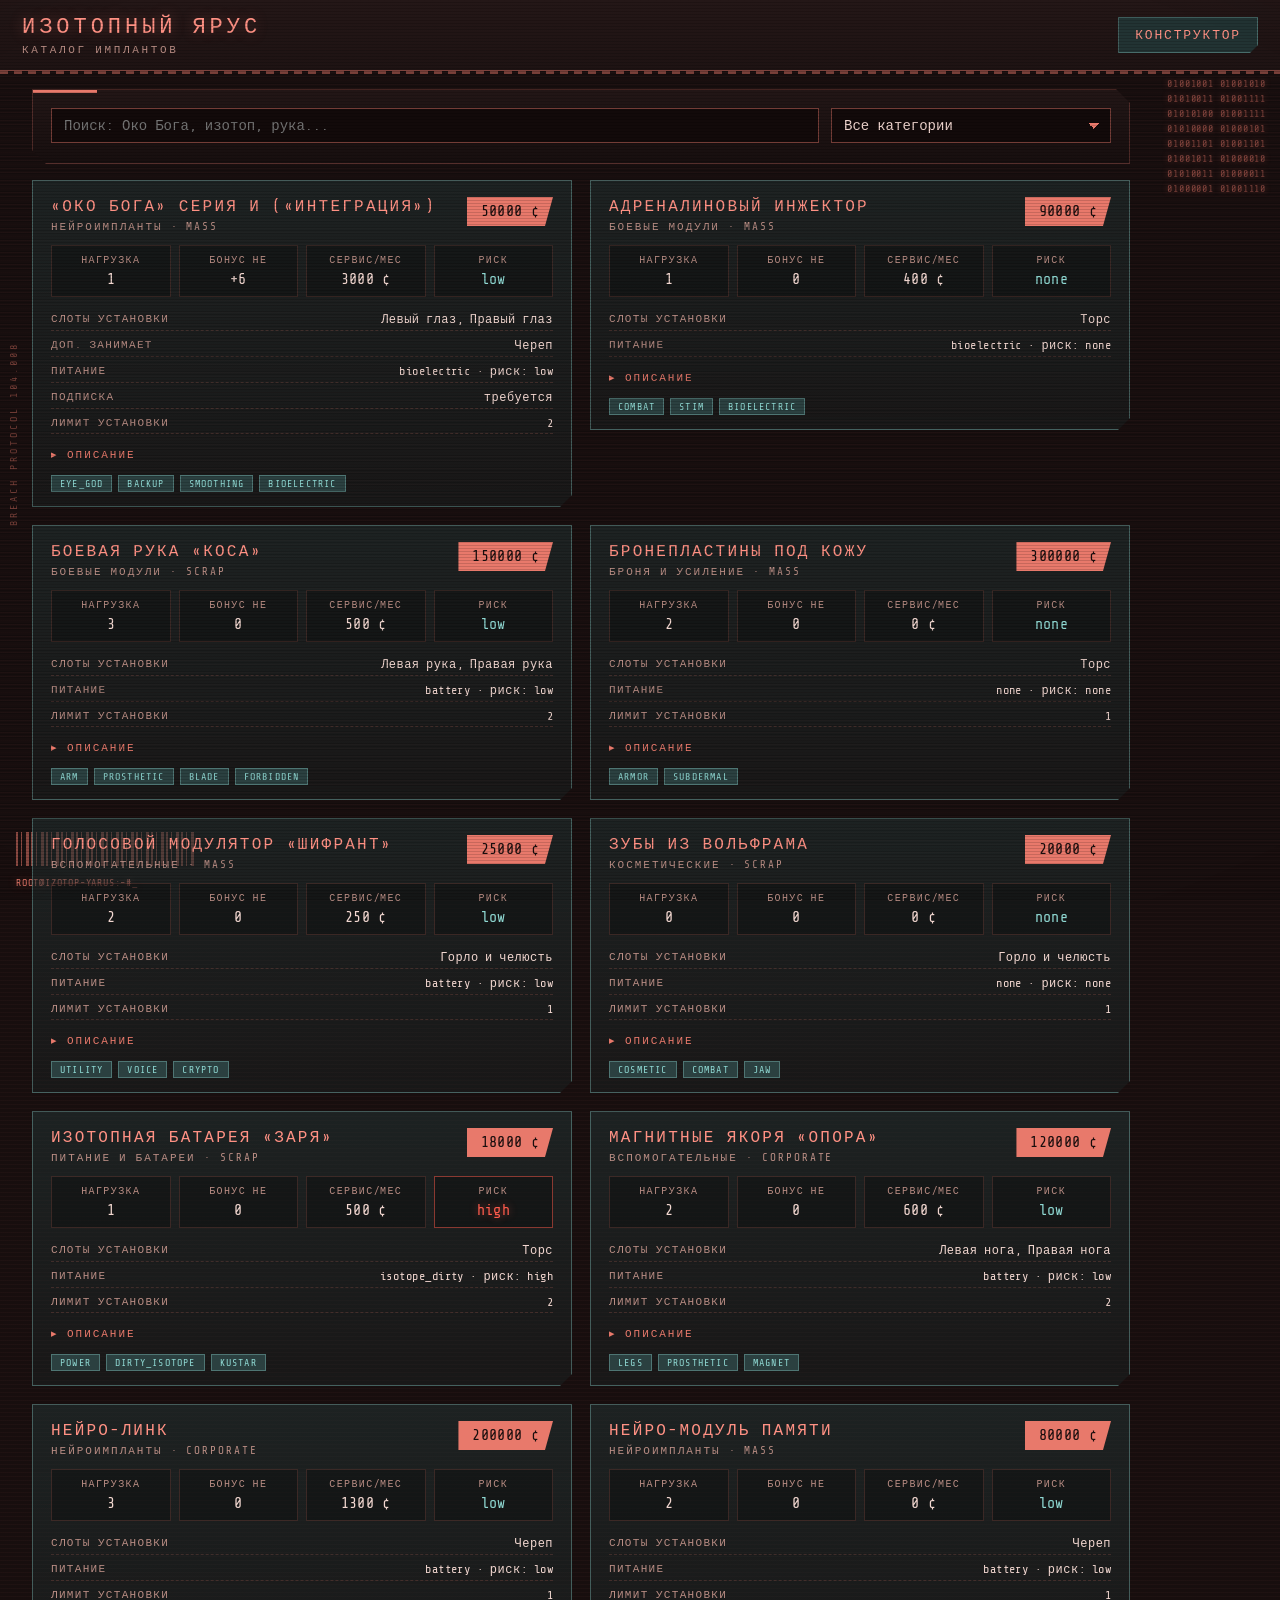
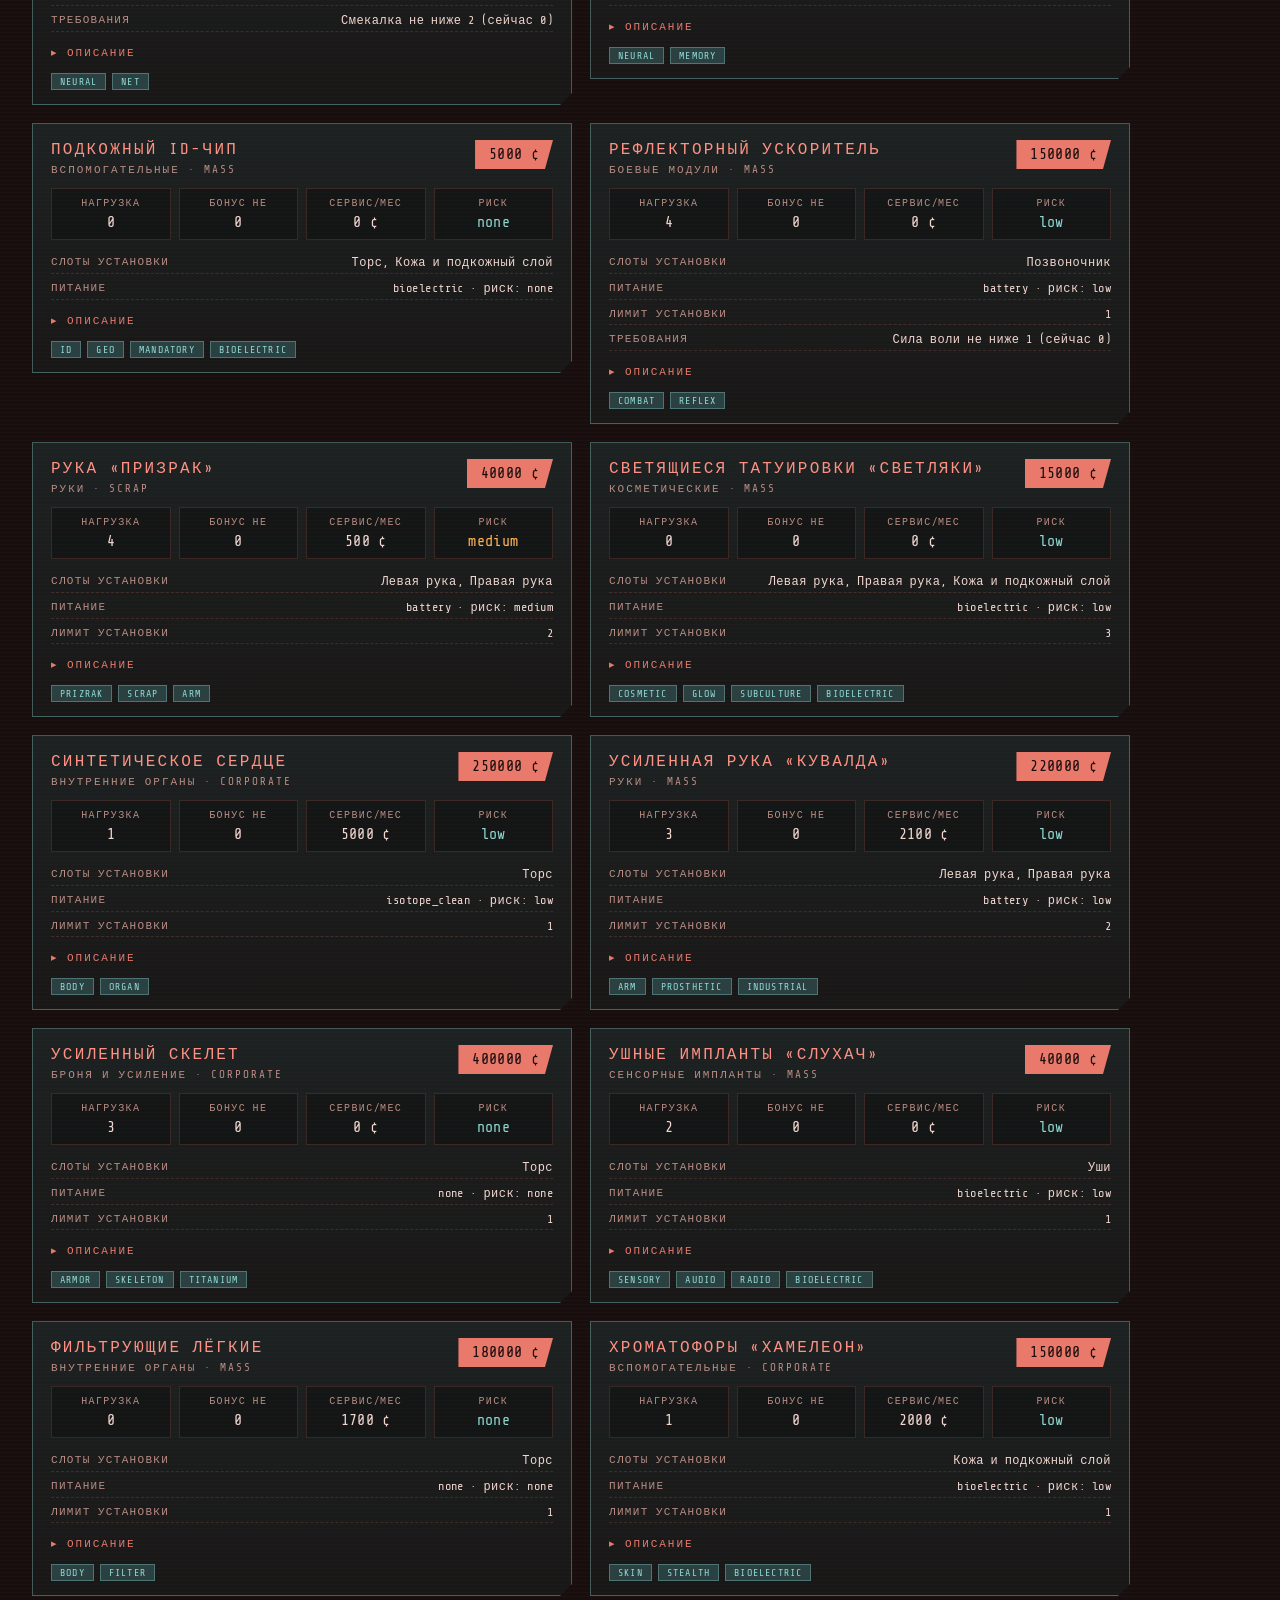
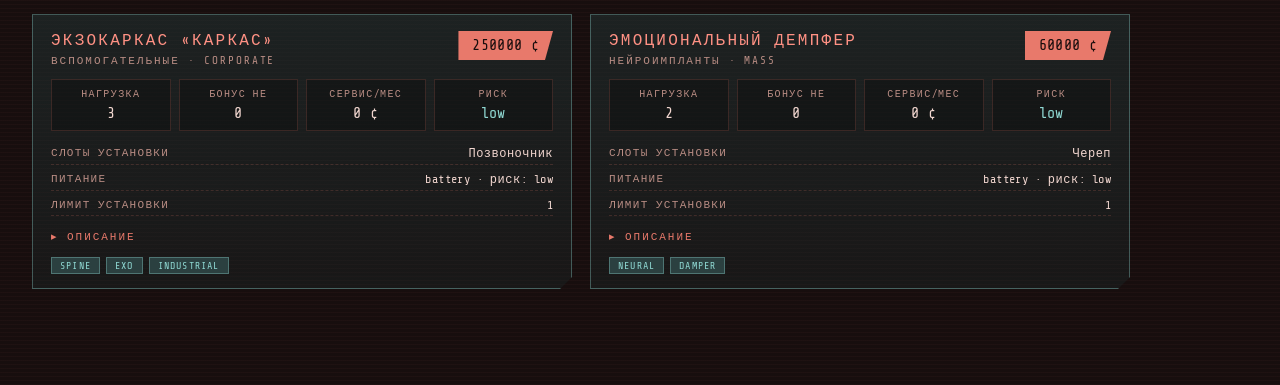
<file: catalog.html>
<!DOCTYPE html>
<html lang="ru">
<head>
  <meta charset="UTF-8" />
  <meta name="viewport" content="width=device-width, initial-scale=1.0" />
  <title>Изотопный Ярус · Каталог имплантов</title>
  <link rel="stylesheet" href="css/style.css" />
  <link rel="preconnect" href="https://fonts.googleapis.com" />
  <link
          href="https://fonts.googleapis.com/css2?family=Share+Tech+Mono&display=swap"
          rel="stylesheet"
  />
  <link rel="icon" type="image/svg+xml" href="favicon.svg" sizes="any">
</head>
<body>
<header>
  <div>
    <h1>Изотопный Ярус</h1>
    <p>Каталог имплантов</p>
  </div>
  <nav>
    <a href="index.html">Конструктор</a>
  </nav>
</header>

<main class="catalog-main">
  <div class="panel filters">
    <input id="catalog-search" type="text" placeholder="Поиск: Око Бога, изотоп, рука..." />
    <select id="catalog-category"></select>
  </div>

  <div id="catalog-list" class="catalog-grid"></div>
</main>

<div class="hud-decor" aria-hidden="true">
  <div class="hud-binary">01001001 01001010
    01010011 01001111
    01010100 01001111
    01010000 01000101
    01001101 01001101
    01001011 01000010
    01010011 01000011
    01000001 01001110</div>

  <div class="hud-vertical">BREACH PROTOCOL 104.008</div>

  <div class="hud-barcode"></div>
  <div class="hud-terminal">ROOT@IZOTOP-YARUS:~#</div>
</div>

<script src="vendor/js-yaml.min.js"></script>
<script src="js/app.js"></script>
</body>
</html>
</file>
<file: css/style.css>
/* =========================================================
   ИЗОТОПНЫЙ ЯРУС — HUD-стиль (коралловый терминал)
   ========================================================= */

:root {
    --bg: #170e0e;
    --bg-deep: #120a0a;
    --panel: #1e1313;
    --panel-2: #241717;
    --teal: #223333;
    --teal-2: #2b4040;
    --teal-line: rgba(143, 216, 210, 0.35);
    --teal-text: #8fd8d2;
    --accent: #e8796b;
    --accent-bright: #ff9184;
    --accent-dim: rgba(232, 121, 107, 0.45);
    --accent-faint: rgba(232, 121, 107, 0.16);
    --ink: #180d0d;
    --text: #f2d7d0;
    --muted: #b98d84;
    --danger: #ff5c4d;
    --warning: #ffb454;
    --ok: #8fd8d2;
    --mono: "Share Tech Mono", "JetBrains Mono", Consolas, "Courier New", monospace;
    --cut: 14px;
}

* {
    box-sizing: border-box;
}

[hidden] {
    display: none !important;
}

body {
    margin: 0;
    min-height: 100vh;
    font-family: var(--mono);
    color: var(--text);
    letter-spacing: 0.02em;
    background:
            repeating-linear-gradient(0deg, rgba(232, 121, 107, 0.035) 0 1px, transparent 1px 4px),
            radial-gradient(1100px 520px at 75% -10%, rgba(232, 121, 107, 0.09), transparent 60%),
            var(--bg);
}

/* Сканлайны + виньетка поверх всего */
body::after {
    content: "";
    position: fixed;
    inset: 0;
    pointer-events: none;
    z-index: 60;
    background:
            repeating-linear-gradient(0deg, rgba(0, 0, 0, 0.14) 0 1px, transparent 1px 3px),
            radial-gradient(120% 95% at 50% 50%, transparent 62%, rgba(0, 0, 0, 0.42));
}

/* ========================= HEADER ========================= */

header {
    position: relative;
    display: flex;
    justify-content: space-between;
    align-items: center;
    gap: 16px;
    padding: 14px 22px;
    background: linear-gradient(180deg, var(--panel-2), var(--panel));
    border-bottom: 1px solid var(--accent-dim);
}

header::after {
    content: "";
    position: absolute;
    left: 0;
    right: 0;
    bottom: -4px;
    height: 3px;
    background: repeating-linear-gradient(90deg, var(--accent-dim) 0 8px, transparent 8px 14px);
}

header h1 {
    margin: 0;
    font-size: 22px;
    font-weight: 400;
    text-transform: uppercase;
    letter-spacing: 0.18em;
    color: var(--accent-bright);
    text-shadow: 0 0 14px rgba(232, 121, 107, 0.35);
}

header p {
    margin: 3px 0 0;
    font-size: 11px;
    text-transform: uppercase;
    letter-spacing: 0.24em;
    color: var(--muted);
}

nav a {
    display: inline-block;
    padding: 9px 16px;
    font-size: 13px;
    text-decoration: none;
    text-transform: uppercase;
    letter-spacing: 0.14em;
    color: var(--accent-bright);
    background: var(--teal);
    border: 1px solid var(--teal-line);
    clip-path: polygon(0 0, 100% 0, 100% calc(100% - 8px), calc(100% - 8px) 100%, 0 100%);
    transition: 0.15s;
}

nav a:hover {
    background: var(--accent);
    color: var(--ink);
}

/* ========================= LAYOUT ========================= */

.layout {
    display: grid;
    grid-template-columns: 440px 1fr;
    gap: 16px;
    padding: 18px;
}

.catalog-main {
    padding: 18px;
}

/* ========================= PANELS ========================= */

.panel {
    position: relative;
    margin-bottom: 16px;
    padding: 18px 18px 20px;
    background: linear-gradient(180deg, rgba(36, 23, 23, 0.92), rgba(24, 15, 15, 0.92));
    border: 1px solid rgba(232, 121, 107, 0.25);
    clip-path: polygon(
            0 0,
            calc(100% - var(--cut)) 0,
            100% var(--cut),
            100% 100%,
            var(--cut) 100%,
            0 calc(100% - var(--cut))
    );
}

.panel::before {
    content: "";
    position: absolute;
    top: 0;
    left: 0;
    width: 64px;
    height: 3px;
    background: var(--accent);
}

.panel h2 {
    display: inline-block;
    margin: 0 0 14px;
    padding: 6px 18px 6px 12px;
    font-size: 14px;
    font-weight: 400;
    text-transform: uppercase;
    letter-spacing: 0.2em;
    color: var(--ink);
    background: var(--accent);
    clip-path: polygon(0 0, 100% 0, calc(100% - 10px) 100%, 0 100%);
}

.panel h3 {
    margin: 18px 0 8px;
    padding-left: 8px;
    font-size: 13px;
    font-weight: 400;
    text-transform: uppercase;
    letter-spacing: 0.16em;
    color: var(--accent-bright);
    border-left: 3px solid var(--accent);
}

/* ========================= FORMS ========================= */

label {
    display: block;
    margin: 10px 0 4px;
    font-size: 11px;
    text-transform: uppercase;
    letter-spacing: 0.18em;
    color: var(--muted);
}

input,
select,
textarea {
    width: 100%;
    padding: 9px 12px;
    font-family: var(--mono);
    font-size: 14px;
    color: var(--text);
    background: var(--bg-deep);
    border: 1px solid var(--accent-dim);
    border-radius: 0;
    outline: none;
    caret-color: var(--accent);
}

input:focus,
select:focus,
textarea:focus {
    border-color: var(--accent-bright);
    box-shadow: 0 0 0 1px var(--accent-faint), 0 0 12px rgba(232, 121, 107, 0.25);
}

select {
    appearance: none;
    background-image:
            linear-gradient(45deg, transparent 50%, var(--accent) 50%),
            linear-gradient(135deg, var(--accent) 50%, transparent 50%);
    background-position: calc(100% - 16px) 50%, calc(100% - 10px) 50%;
    background-size: 6px 6px;
    background-repeat: no-repeat;
}

.grid-fields {
    display: grid;
    grid-template-columns: 1fr 1fr;
    gap: 12px;
}

/* ========================= BUTTONS ========================= */

.action {
    padding: 9px 18px;
    font-family: var(--mono);
    font-size: 13px;
    text-transform: uppercase;
    letter-spacing: 0.14em;
    color: var(--accent-bright);
    background: var(--teal-2);
    border: 1px solid var(--teal-line);
    clip-path: polygon(0 0, 100% 0, 100% calc(100% - 9px), calc(100% - 9px) 100%, 0 100%);
    cursor: pointer;
    transition: 0.15s;
}

.action:hover:not(:disabled) {
    background: var(--accent);
    border-color: var(--accent);
    color: var(--ink);
}

.action:disabled {
    opacity: 0.4;
    cursor: not-allowed;
}

.actions {
    display: flex;
    flex-wrap: wrap;
    gap: 10px;
    margin: 10px 0;
}

.slot-buttons {
    margin-top: 12px;
}

.slot-button {
    margin: 4px 6px 0 0;
    padding: 6px 10px;
    font-family: var(--mono);
    font-size: 12px;
    text-transform: uppercase;
    letter-spacing: 0.1em;
    color: var(--accent-bright);
    background: var(--teal);
    border: 1px solid var(--teal-line);
    clip-path: polygon(0 0, 100% 0, 100% calc(100% - 7px), calc(100% - 7px) 100%, 0 100%);
    cursor: pointer;
    transition: 0.15s;
}

.slot-button:hover,
.slot-button.active {
    background: var(--accent);
    color: var(--ink);
}

/* ========================= BODY SVG ========================= */

#body-svg {
    width: 100%;
    height: auto;
    display: block;
    background:
            repeating-linear-gradient(0deg, rgba(232, 121, 107, 0.05) 0 1px, transparent 1px 26px),
            repeating-linear-gradient(90deg, rgba(232, 121, 107, 0.05) 0 1px, transparent 1px 26px),
            var(--bg-deep);
    border: 1px solid rgba(232, 121, 107, 0.22);
}

.svg-frame {
    fill: none;
    stroke: rgba(232, 121, 107, 0.25);
    stroke-dasharray: 4 6;
}

.body-base,
.decor-grid,
.decor-circuits {
    pointer-events: none;
}

.decor-grid path {
    stroke: rgba(232, 121, 107, 0.07);
    stroke-width: 1;
    stroke-dasharray: 2 8;
}

.decor-circuits path {
    fill: none;
    stroke: rgba(232, 121, 107, 0.16);
    stroke-width: 2;
    stroke-linecap: round;
    stroke-dasharray: 6 10;
}

.slot-zone {
    fill: rgba(232, 121, 107, 0.07);
    stroke: var(--accent-dim);
    stroke-width: 1.6;
    cursor: pointer;
    transition: 0.15s;
}

.slot-zone:hover {
    fill: rgba(232, 121, 107, 0.2);
    stroke: var(--accent-bright);
    filter: drop-shadow(0 0 8px rgba(232, 121, 107, 0.5));
}

.slot-zone.occupied {
    fill: rgba(143, 216, 210, 0.16);
    stroke: var(--teal-text);
}

.slot-zone.selected {
    fill: rgba(232, 121, 107, 0.16);
    stroke: var(--accent-bright);
    stroke-width: 2.6;
    filter: drop-shadow(0 0 10px rgba(255, 145, 132, 0.55));
}

/* ========================= CARDS / LISTS ========================= */

.implant-option,
.installed-item,
.catalog-card {
    position: relative;
    margin: 10px 0;
    padding: 12px 14px;
    background: rgba(34, 51, 51, 0.45);
    border: 1px solid var(--teal-line);
    clip-path: polygon(0 0, 100% 0, 100% calc(100% - 10px), calc(100% - 10px) 100%, 0 100%);
}

.implant-option.disabled {
    opacity: 0.5;
}

.implant-option .top,
.installed-item .top {
    display: flex;
    justify-content: space-between;
    align-items: flex-start;
    gap: 12px;
}

.implant-option .name,
.installed-item .name,
.catalog-card h3 {
    margin: 0 0 6px;
    font-size: 14px;
    font-weight: 400;
    text-transform: uppercase;
    letter-spacing: 0.12em;
    color: var(--accent-bright);
}

.meta {
    font-size: 12px;
    line-height: 1.55;
    letter-spacing: 0.05em;
    color: var(--muted);
}

.badges {
    display: flex;
    flex-wrap: wrap;
    gap: 6px;
    margin: 8px 0;
}

.badge {
    padding: 2px 8px;
    font-size: 11px;
    text-transform: uppercase;
    letter-spacing: 0.12em;
    color: var(--teal-text);
    background: var(--teal-2);
    border: 1px solid var(--teal-line);
    clip-path: polygon(0 0, 100% 0, calc(100% - 6px) 100%, 0 100%);
}

.description p {
    margin: 6px 0;
}

.description code {
    padding: 0 5px;
    color: var(--teal-text);
    background: var(--teal);
}

/* ========================= HUD READOUT ========================= */

.hud-readout {
    display: flex;
    flex-direction: column;
    gap: 6px;
}

.readout-row {
    display: flex;
    justify-content: space-between;
    gap: 12px;
    padding-bottom: 4px;
    font-size: 13px;
    text-transform: uppercase;
    letter-spacing: 0.12em;
    color: var(--muted);
    border-bottom: 1px dashed rgba(232, 121, 107, 0.25);
}

.readout-row b {
    font-weight: 400;
    color: var(--text);
}

.readout-row b.danger {
    color: var(--danger);
    text-shadow: 0 0 8px rgba(255, 92, 77, 0.5);
}

.bar {
    position: relative;
    height: 14px;
    margin: 6px 0 10px;
    background: var(--bg-deep);
    border: 1px solid var(--accent-dim);
}

.bar-fill {
    height: 100%;
    background: linear-gradient(90deg, var(--accent), var(--accent-bright));
    box-shadow: 0 0 12px rgba(232, 121, 107, 0.4);
}

.bar-fill.over {
    background: linear-gradient(90deg, var(--danger), #ff8d7e);
}

.bar::after {
    content: "";
    position: absolute;
    inset: 0;
    pointer-events: none;
    background: repeating-linear-gradient(90deg, transparent 0 6px, rgba(0, 0, 0, 0.55) 6px 7px);
}

/* ========================= WARNINGS ========================= */

.warning-item {
    position: relative;
    margin: 8px 0;
    padding: 9px 12px 9px 34px;
    font-size: 13px;
    letter-spacing: 0.06em;
    background: rgba(34, 51, 51, 0.35);
    border: 1px solid var(--accent-dim);
    clip-path: polygon(0 0, 100% 0, 100% calc(100% - 8px), calc(100% - 8px) 100%, 0 100%);
}

.warning-item::before {
    content: "⚠";
    position: absolute;
    left: 10px;
    top: 8px;
    color: var(--accent);
}

.warning-item.info {
    border-color: var(--teal-line);
    color: var(--teal-text);
}

.warning-item.info::before {
    content: "›";
    color: var(--teal-text);
}

.warning-item.warning {
    border-color: var(--warning);
    color: var(--warning);
}

.warning-item.warning::before {
    color: var(--warning);
}

.warning-item.error {
    border-color: var(--danger);
    color: var(--danger);
}

.warning-item.error::before {
    color: var(--danger);
}

.warning-item.block {
    background: var(--accent);
    border-color: var(--accent);
    color: var(--ink);
}

.warning-item.block::before {
    color: var(--ink);
}

/* ========================= CATALOG ========================= */

.filters {
    display: grid;
    grid-template-columns: 1fr 280px;
    gap: 12px;
}

.catalog-grid {
    display: grid;
    grid-template-columns: repeat(auto-fill, minmax(320px, 1fr));
    gap: 16px;
}

/* ========================= DECOR OVERLAY ========================= */

.hud-decor {
    position: fixed;
    inset: 0;
    pointer-events: none;
    z-index: 0;               /* было 50 — теперь декор ПОД панелями */
    font-size: 10px;
    letter-spacing: 0.08em;
    color: rgba(232, 121, 107, 0.5);
}

header,
main,
.fatal {
    position: relative;
    z-index: 1;               /* контент рисуется поверх декора */
}

.hud-binary {
    position: absolute;
    top: 76px;
    right: 14px;
    white-space: pre;
    text-align: right;
    line-height: 1.5;
    text-shadow: 0 0 6px rgba(232, 121, 107, 0.35);
}

.hud-vertical {
    position: absolute;
    left: 8px;
    top: 38%;
    writing-mode: vertical-rl;
    transform: rotate(180deg);
    letter-spacing: 0.3em;
    color: rgba(232, 121, 107, 0.45);
}

.hud-barcode {
    position: absolute;
    left: 16px;
    bottom: 34px;
    width: 180px;
    height: 34px;
    opacity: 0.55;
    background: repeating-linear-gradient(
            90deg,
            var(--accent) 0 2px,
            transparent 2px 5px,
            var(--accent) 5px 6px,
            transparent 6px 10px,
            var(--accent) 10px 13px,
            transparent 13px 15px
    );
}

.hud-terminal {
    position: absolute;
    left: 16px;
    bottom: 12px;
    color: var(--accent);
    text-shadow: 0 0 8px rgba(232, 121, 107, 0.4);
}

.hud-terminal::after {
    content: "_";
    animation: blink 1s steps(1) infinite;
}

@keyframes blink {
    50% {
        opacity: 0;
    }
}

/* ========================= MISC ========================= */

.hint {
    font-size: 12px;
    color: var(--muted);
}

.fatal {
    padding: 24px;
    white-space: pre-wrap;
    color: var(--danger);
}

@media (max-width: 1100px) {
    .hud-decor {
        display: none;
    }
}

@media (max-width: 1050px) {
    .layout {
        grid-template-columns: 1fr;
    }

    .filters {
        grid-template-columns: 1fr;
    }
}

@media (min-width: 1280px) {
    .layout,
    .catalog-main {
        padding: 18px 150px 96px 32px;
        /* справа — колонка под бинарный код,
           снизу — полоса под штрих-код и ROOT@...,
           слева — узкая полоса под вертикальную надпись */
    }
}

/* ========================= GATE (вход через файл) ========================= */

.gate {
    position: relative;
    z-index: 1;
    display: flex;
    align-items: center;
    justify-content: center;
    min-height: calc(100vh - 140px);
    padding: 18px;
}

.gate-panel {
    width: min(560px, 100%);
}

.gate-panel input[type="file"] {
    padding: 8px;
    cursor: pointer;
}

.gate-panel code,
.hint code {
    padding: 0 5px;
    color: var(--teal-text);
    background: var(--teal);
}

/* ========================= CATALOG v2 ========================= */

.catalog-grid {
    display: grid;
    grid-template-columns: repeat(auto-fill, minmax(min(460px, 100%), 1fr));
    gap: 18px;
    align-items: start;
}

.catalog-card {
    display: flex;
    flex-direction: column;
    gap: 12px;
    margin: 0;
    padding: 16px 18px 14px;
    background: linear-gradient(180deg, rgba(34, 51, 51, 0.55), rgba(28, 42, 42, 0.35));
    border: 1px solid var(--teal-line);
    clip-path: polygon(0 0, 100% 0, 100% calc(100% - 12px), calc(100% - 12px) 100%, 0 100%);
    transition: border-color 0.15s, box-shadow 0.15s;
}

.catalog-card:hover {
    border-color: var(--accent-dim);
    box-shadow: 0 0 18px rgba(232, 121, 107, 0.12);
}

/* Шапка: название + цена */
.card-head {
    display: flex;
    justify-content: space-between;
    align-items: flex-start;
    gap: 12px;
}

.catalog-card h3 {
    margin: 0;
    font-size: 16px;
    letter-spacing: 0.14em;
    text-transform: uppercase;
    color: var(--accent-bright);
}

.card-sub {
    margin-top: 4px;
    font-size: 11px;
    text-transform: uppercase;
    letter-spacing: 0.18em;
    color: var(--muted);
}

.card-cost {
    flex: none;
    padding: 6px 14px;
    font-size: 15px;
    white-space: nowrap;
    color: var(--ink);
    background: var(--accent);
    clip-path: polygon(0 0, 100% 0, calc(100% - 8px) 100%, 0 100%);
}

/* Плитки с ключевыми цифрами */
.card-stats {
    display: grid;
    grid-template-columns: repeat(4, 1fr);
    gap: 8px;
}

.stat {
    padding: 8px 6px;
    text-align: center;
    background: rgba(0, 0, 0, 0.28);
    border: 1px solid rgba(232, 121, 107, 0.18);
}

.stat span {
    display: block;
    margin-bottom: 4px;
    font-size: 10px;
    text-transform: uppercase;
    letter-spacing: 0.14em;
    color: var(--muted);
}

.stat b {
    font-weight: 400;
    font-size: 15px;
    color: var(--text);
}

.stat.risk-low b {
    color: var(--teal-text);
}

.stat.risk-medium b {
    color: var(--warning);
}

.stat.risk-high b {
    color: var(--danger);
    text-shadow: 0 0 8px rgba(255, 92, 77, 0.45);
}

.stat.risk-high {
    border-color: rgba(255, 92, 77, 0.5);
}

/* Пары «метка → значение» */
.card-rows {
    display: flex;
    flex-direction: column;
    gap: 4px;
}

.card-row {
    display: flex;
    justify-content: space-between;
    gap: 12px;
    padding: 3px 0;
    border-bottom: 1px dashed rgba(232, 121, 107, 0.18);
}

.card-row span:first-child {
    flex: none;
    font-size: 11px;
    text-transform: uppercase;
    letter-spacing: 0.12em;
    color: var(--muted);
}

.card-row span:last-child {
    font-size: 12px;
    letter-spacing: 0.04em;
    color: var(--text);
    text-align: right;
}

/* Сворачиваемое описание */
.card-desc summary {
    cursor: pointer;
    padding: 2px 0;
    font-size: 11px;
    text-transform: uppercase;
    letter-spacing: 0.18em;
    color: var(--accent);
    list-style: none;
}

.card-desc summary::before {
    content: "▸ ";
}

.card-desc[open] summary::before {
    content: "▾ ";
}

.card-desc summary::-webkit-details-marker {
    display: none;
}

.card-desc .description {
    margin-top: 8px;
    padding: 10px 12px;
    font-size: 13px;
    line-height: 1.6;
    color: var(--text);
    background: rgba(0, 0, 0, 0.25);
    border-left: 2px solid var(--accent-dim);
}

/* Теги прижаты к низу карточки */
.card-tags {
    display: flex;
    flex-wrap: wrap;
    gap: 6px;
    margin-top: auto;
}

.chip {
    padding: 2px 8px;
    font-size: 10px;
    text-transform: uppercase;
    letter-spacing: 0.12em;
    color: var(--teal-text);
    background: var(--teal-2);
    border: 1px solid var(--teal-line);
}

@media (max-width: 560px) {
    .card-stats {
        grid-template-columns: repeat(2, 1fr);
    }
}

/* ========================= DRAG & DROP ========================= */

.dropzone {
    display: flex;
    flex-direction: column;
    align-items: center;
    gap: 6px;
    margin: 12px 0;
    padding: 26px 16px;
    text-align: center;
    border: 1px dashed var(--accent-dim);
    background: rgba(0, 0, 0, 0.25);
    color: var(--muted);
}

.dropzone-icon {
    font-size: 26px;
    color: var(--accent);
    text-shadow: 0 0 10px rgba(232, 121, 107, 0.4);
}

.dropzone-title {
    margin: 0;
    font-size: 13px;
    text-transform: uppercase;
    letter-spacing: 0.16em;
    color: var(--accent-bright);
}

/* Полноэкранный оверлей во время перетаскивания */
.drop-overlay {
    position: fixed;
    inset: 0;
    z-index: 80;
    display: none;
    align-items: center;
    justify-content: center;
    background: rgba(10, 5, 5, 0.78);
}

.drop-overlay.visible {
    display: flex;
}

.drop-overlay-box {
    padding: 40px 60px;
    text-align: center;
    text-transform: uppercase;
    letter-spacing: 0.18em;
    color: var(--accent-bright);
    background: rgba(24, 15, 15, 0.92);
    border: 2px dashed var(--accent);
    box-shadow: 0 0 40px rgba(232, 121, 107, 0.25);
}

.drop-overlay-box p {
    margin: 10px 0 0;
}

/* ========================= SLOT PANEL v2 ========================= */

.slot-head {
    display: flex;
    justify-content: space-between;
    align-items: center;
    gap: 12px;
    flex-wrap: wrap;
}

.slot-head h2 {
    margin-bottom: 0;
}

.slot-capacity {
    display: flex;
    align-items: center;
    gap: 10px;
}

.slot-capacity b {
    font-weight: 400;
    font-size: 14px;
    color: var(--text);
}

/* Индикатор занятости слота */
.pips {
    display: flex;
    gap: 5px;
}

.pip {
    width: 14px;
    height: 14px;
    background: rgba(0, 0, 0, 0.35);
    border: 1px solid var(--accent-dim);
}

.pip-on {
    background: var(--accent);
    box-shadow: 0 0 8px rgba(232, 121, 107, 0.5);
}

.empty-note {
    padding: 8px 12px;
    border: 1px dashed rgba(232, 121, 107, 0.25);
    background: rgba(0, 0, 0, 0.2);
}

/* Установленные импланты */
.installed-item {
    display: flex;
    flex-direction: column;
    gap: 8px;
}

.installed-head {
    display: flex;
    justify-content: space-between;
    align-items: center;
    gap: 12px;
}

.installed-title {
    display: flex;
    align-items: center;
    gap: 8px;
    flex-wrap: wrap;
}

.installed-title .name {
    margin: 0;
    font-size: 14px;
}

.action-danger {
    border-color: rgba(255, 92, 77, 0.6);
    color: var(--danger);
    background: rgba(255, 92, 77, 0.08);
}

.action-danger:hover:not(:disabled) {
    background: var(--danger);
    border-color: var(--danger);
    color: var(--ink);
}

/* Карточки доступных имплантов */
.implant-option {
    display: flex;
    flex-direction: column;
    gap: 10px;
}

.implant-option .card-title .name {
    font-size: 15px;
    letter-spacing: 0.12em;
    text-transform: uppercase;
    color: var(--accent-bright);
}

/* Недоступный имплант не бледнеет целиком: причина должна читаться */
.implant-option.disabled {
    opacity: 1;
}

.implant-option.disabled .card-head,
.implant-option.disabled .card-stats,
.implant-option.disabled .card-tags {
    opacity: 0.45;
}

/* Видимая причина запрета установки */
.block-reason {
    padding: 8px 12px;
    font-size: 12px;
    letter-spacing: 0.05em;
    color: var(--warning);
    background: rgba(255, 180, 84, 0.07);
    border: 1px solid rgba(255, 180, 84, 0.4);
}

.block-reason div + div {
    margin-top: 4px;
}

.option-footer {
    display: flex;
    justify-content: space-between;
    align-items: center;
    gap: 12px;
    flex-wrap: wrap;
}

.chip-dim {
    color: var(--muted);
    background: transparent;
    border-color: rgba(185, 141, 132, 0.35);
}

.chip-danger {
    color: var(--danger);
    background: rgba(255, 92, 77, 0.08);
    border-color: rgba(255, 92, 77, 0.5);
}

/* ========================= BASE IMPLANTS ========================= */

.badge-locked {
    color: var(--ink);
    background: var(--accent);
    border-color: var(--accent);
}

.lock-note {
    white-space: nowrap;
    color: var(--accent-bright);
}

/* ========================= DESCRIPTION IN CONSTRUCTOR ========================= */

.implant-desc summary {
    cursor: pointer;
    margin-top: 8px;
    font-size: 11px;
    text-transform: uppercase;
    letter-spacing: 0.18em;
    color: var(--accent);
    list-style: none;
}

.implant-desc summary::before {
    content: "▸ ";
}

.implant-desc[open] summary::before {
    content: "▾ ";
}

.implant-desc summary::-webkit-details-marker {
    display: none;
}

.implant-desc .description {
    margin-top: 8px;
    padding: 10px 12px;
    font-size: 13px;
    line-height: 1.6;
    background: rgba(0, 0, 0, 0.25);
    border-left: 2px solid var(--accent-dim);
}

/* ========================= RESET BUILD ========================= */

.action-danger {
    border-color: rgba(255, 92, 77, 0.6);
    color: var(--danger);
    background: rgba(255, 92, 77, 0.08);
}

.action-danger:hover:not(:disabled) {
    background: var(--danger);
    border-color: var(--danger);
    color: var(--ink);
}

.requirements-block.requirements-unmet {
    background: rgba(255, 180, 84, 0.07);
    border-color: rgba(255, 180, 84, 0.4);
    border-left-color: var(--warning);
}

.requirements-block.requirements-unmet .requirements-line {
    color: var(--warning);
}

/* ========================= SKIN SLOT ========================= */

#zone-skin {
    fill: rgba(232, 121, 107, 0.03);
    stroke: rgba(232, 121, 107, 0.3);
    stroke-width: 1;
    stroke-dasharray: 3 5;
}

#zone-skin:hover {
    fill: rgba(232, 121, 107, 0.1);
    stroke: var(--accent-bright);
    filter: none;
}

#zone-skin.occupied {
    fill: rgba(143, 216, 210, 0.08);
    stroke: var(--teal-text);
}

#zone-skin.selected {
    fill: rgba(232, 121, 107, 0.1);
    stroke: var(--accent-bright);
    stroke-width: 2;
    stroke-dasharray: none;
    filter: drop-shadow(0 0 10px rgba(255, 145, 132, 0.4));
}
</file>
